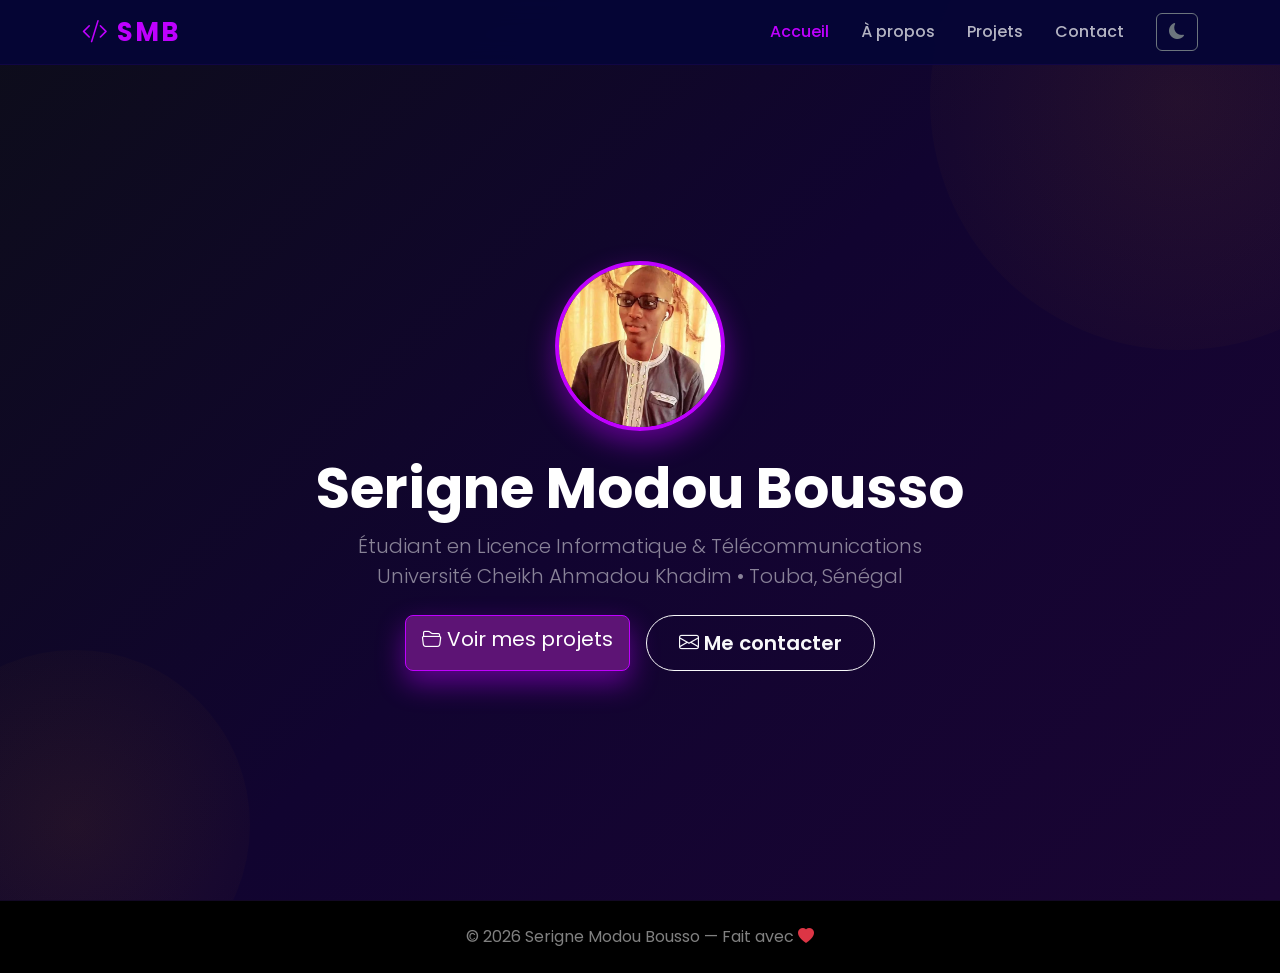
<file: index.html>
<!DOCTYPE html>
<html lang="fr">
<head>
  <meta charset="UTF-8">
  <meta name="viewport" content="width=device-width, initial-scale=1.0">
  <title>Serigne Modou Bousso | Portfolio</title>

  <link href="https://cdn.jsdelivr.net/npm/bootstrap@5.3.3/dist/css/bootstrap.min.css" rel="stylesheet">
  <link href="https://cdn.jsdelivr.net/npm/bootstrap-icons@1.13.1/font/bootstrap-icons.min.css" rel="stylesheet">
  <link href="https://fonts.googleapis.com/css2?family=Poppins:wght@300;400;600;700&display=swap" rel="stylesheet">
  <link rel="stylesheet" href="./css/style.css">
</head>
<body>

  <!-- Fixation de la Barre de navigation en haut -->
  <nav class="navbar navbar-expand-lg navbar-dark fixed-top" id="navbar">
    <div class="container">

      <!-- Logo avec initiales -->
      <a class="navbar-brand fw-bold" href="index.html">
        <i class="bi bi-code-slash"></i> SMB
      </a>

      <!-- Bouton hamburger pour mobile (assure la responsivité) -->
      <button class="navbar-toggler" type="button"
        data-bs-toggle="collapse"
        data-bs-target="#menuPrincipal">
        <span class="navbar-toggler-icon"></span>
      </button>

      <!-- Liens du menu (pour le contenu du menu)-->
      <div class="collapse navbar-collapse" id="menuPrincipal">
        <ul class="navbar-nav ms-auto">
          <li class="nav-item">
            <a class="nav-link active" href="index.html">Accueil</a>
          </li>
          <li class="nav-item">
            <a class="nav-link" href="about.html">À propos</a>
          </li>
          <li class="nav-item">
            <a class="nav-link" href="projects.html">Projets</a>
          </li>
          <li class="nav-item">
            <a class="nav-link" href="contact.html">Contact</a>
          </li>
        </ul>
        <!-- Bouton dark/light mode (pour le thème) -->
        <button id="toggle-theme" class="btn btn-outline-secondary ms-3">
          <i class="bi bi-moon-fill"></i>
        </button>
      </div>
    </div>
  </nav>

  <main>

    <!-- Grande bannière d'accueil (contenu de la page d'accueil) -->
    <section class="hero d-flex align-items-center justify-content-center text-center" id="accueil">
      <div class="container">

        <!-- Ma Photo de profil -->
        <img src="images/hero.jpeg"
             alt="Photo de Serigne Modou Bousso"
             class="photo-profil rounded-circle mb-4">

        <!-- MON Nom complet -->
        <h1 class="display-4 fw-bold text-white">Serigne Modou Bousso</h1>

        <!-- Titre professionnel -->
        <p class="lead text-white-50 mb-4">
        Étudiant en Licence Informatique & Télécommunications
        <br>Université Cheikh Ahmadou Khadim
            • Touba, Sénégal
</p>

        <!-- Boutons d'action -->
        <div class="d-flex gap-3 justify-content-center flex-wrap mb-5">
          <a href="projects.html" class="btn btn-primary btn-lg">
            <i class="bi bi-folder2-open"></i> Voir mes projets
          </a>
          <a href="contact.html" class="btn btn-outline-light btn-lg">
            <i class="bi bi-envelope"></i> Me contacter
          </a>
        </div>
      </div>
    </section>

  </main>

  <!-- Pied de la page -->
  <footer class="bg-black text-center py-4">
    <p class="text-white-50 mb-0">
      ©️ 2026 Serigne Modou Bousso — Fait avec
      <i class="bi bi-heart-fill text-danger"></i>
    </p>
  </footer>

  <script src="https://cdn.jsdelivr.net/npm/bootstrap@5.3.3/dist/js/bootstrap.bundle.min.js"></script>
  <script src="./js/script.js">

  </script>

</body>
</html>
</file>
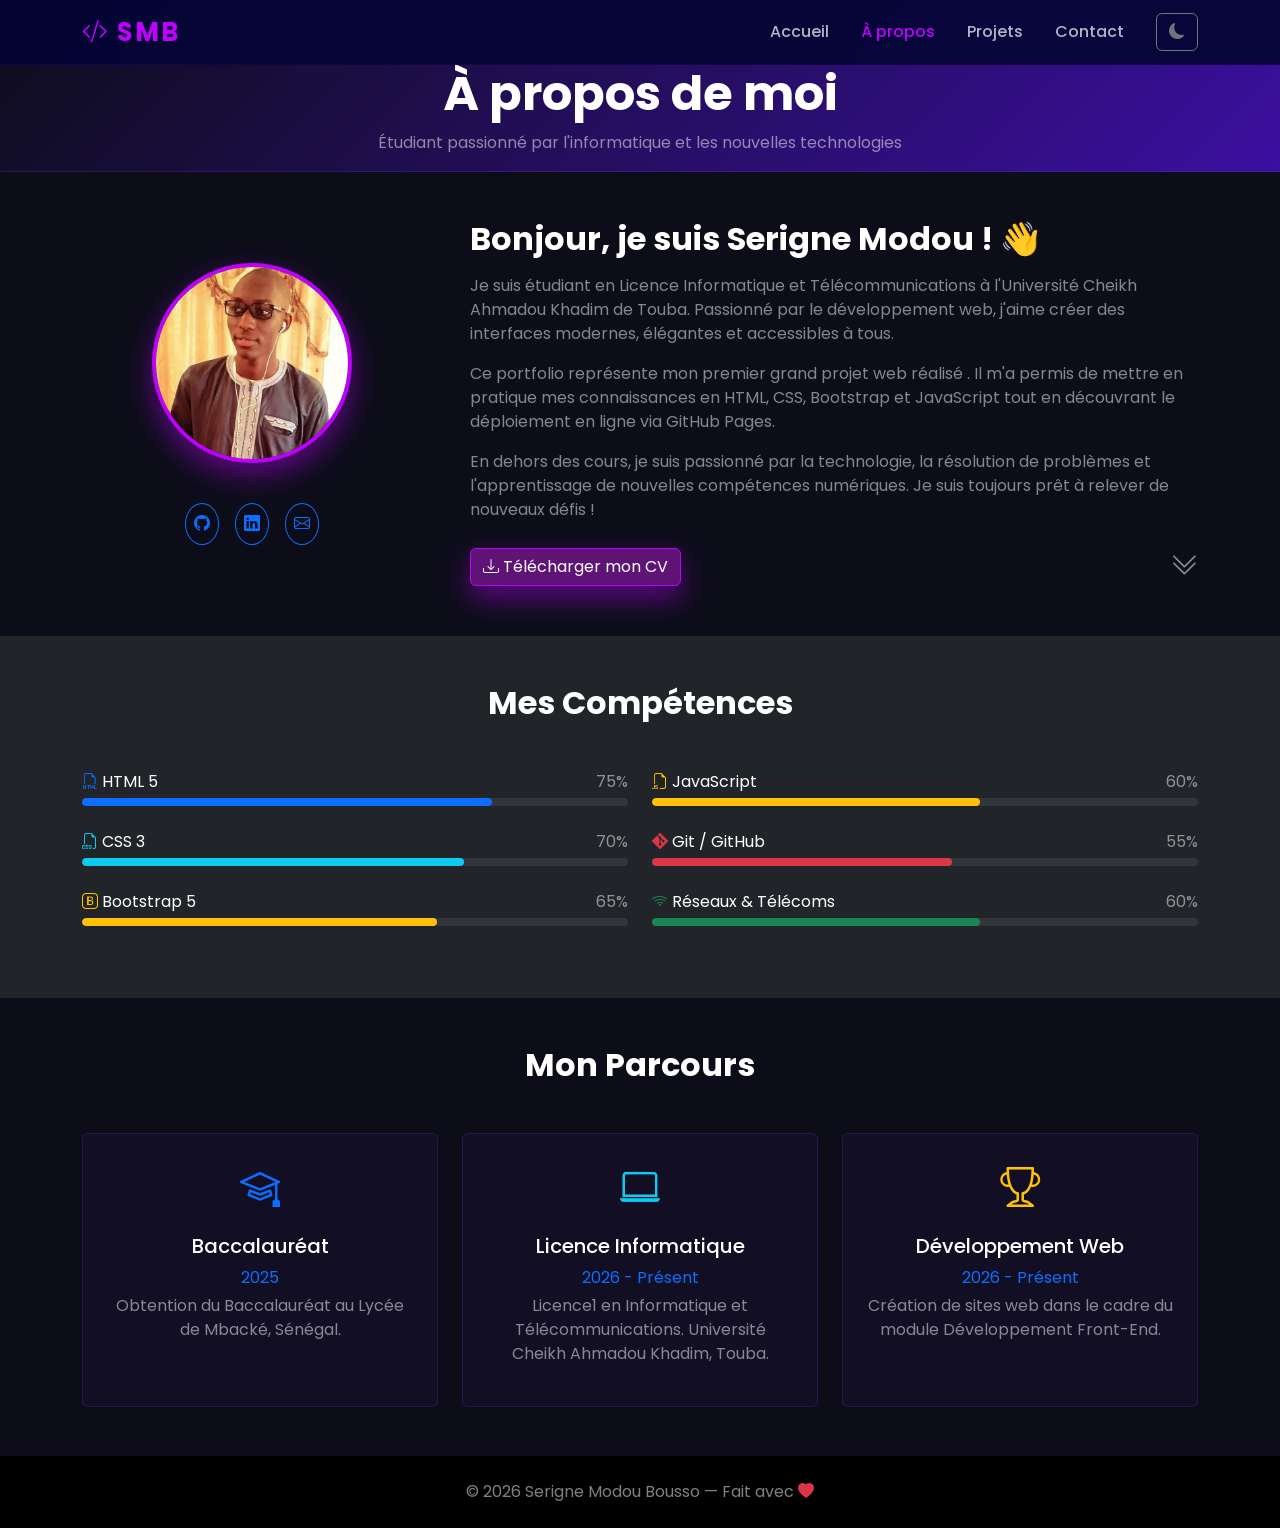
<file: about.html>
<!DOCTYPE html>
<html lang="fr">
<head>
  <meta charset="UTF-8">
  <meta name="viewport" content="width=device-width, initial-scale=1.0">
  <title>À propos | Serigne Modou Bousso</title>

  <link href="https://cdn.jsdelivr.net/npm/bootstrap@5.3.3/dist/css/bootstrap.min.css" rel="stylesheet">
  <link href="https://cdn.jsdelivr.net/npm/bootstrap-icons@1.13.1/font/bootstrap-icons.min.css" rel="stylesheet">
  <link href="https://fonts.googleapis.com/css2?family=Poppins:wght@300;400;600;700&display=swap" rel="stylesheet">
  <link rel="stylesheet" href="./css/style.css">
</head>
<body>

  <!-- Navbar : active sur À propos -->
  <nav class="navbar navbar-expand-lg navbar-dark fixed-top" id="navbar">
    <div class="container">
      <a class="navbar-brand fw-bold" href="index.html">
        <i class="bi bi-code-slash"></i> SMB
      </a>
      <button class="navbar-toggler" type="button"
        data-bs-toggle="collapse"
        data-bs-target="#menuPrincipal">
        <span class="navbar-toggler-icon"></span>
      </button>
      <div class="collapse navbar-collapse" id="menuPrincipal">
        <ul class="navbar-nav ms-auto">
          <li class="nav-item">
            <a class="nav-link" href="index.html">Accueil</a>
          </li>
          <li class="nav-item">
            <a class="nav-link active" href="about.html">À propos</a>
          </li>
          <li class="nav-item">
            <a class="nav-link" href="projects.html">Projets</a>
          </li>
          <li class="nav-item">
            <a class="nav-link" href="contact.html">Contact</a>
          </li>
        </ul>
        <button id="toggle-theme" class="btn btn-outline-secondary ms-3">
          <i class="bi bi-moon-fill"></i>
        </button>
      </div>
    </div>
  </nav>

  <main>

    <!-- Titre de la page -->
    <section class="page-header text-center fade-in">
      <div class="container">
        <h1 class="display-5 fw-bold text-white">À propos de moi</h1>
        <p class="text-white-50">
          Étudiant passionné par l'informatique et les nouvelles technologies
        </p>
      </div>
    </section>

    <!-- Section biographie -->
    <section class="py-5 fade-in">
      <div class="container">
        <div class="row align-items-center g-5">

          <!-- Photo + réseaux sociaux -->
          <div class="col-md-4 text-center">
            <img src="images/hero.jpeg"
                 alt="Photo de Serigne Modou Bousso"
                 class="photo-profil rounded-circle mb-4"
                 style="width:200px; height:200px;">

            <!-- Boutons réseaux sociaux -->
            <div class="d-flex justify-content-center gap-3 mt-3">
              <a href="https://github.com/boussobaly098"
                 class="btn btn-outline-primary rounded-circle p-2"
                 target="_blank">
                <i class="bi bi-github"></i>
              </a>
              <a href="https://www.linkedin.com/in/boussobaly482@gmail.com"
                 class="btn btn-outline-primary rounded-circle p-2"
                 target="_blank">
                <i class="bi bi-linkedin"></i>
              </a>
              <a href="mailto:modoubousso482@gmail.com"
                 class="btn btn-outline-primary rounded-circle p-2">
                <i class="bi bi-envelope"></i>
              </a>
            </div>
          </div>

          <!-- biographie -->
          <div class="col-md-8">
            <h2 class="text-white fw-bold mb-3">
              Bonjour, je suis Serigne Modou ! 👋
            </h2>
            <p class="text-white-50 mb-3">
              Je suis étudiant en Licence Informatique et Télécommunications
              à l'Université Cheikh Ahmadou Khadim de Touba. Passionné par
              le développement web, j'aime créer des interfaces modernes,
              élégantes et accessibles à tous.
            </p>
            <p class="text-white-50 mb-3">
              Ce portfolio représente mon premier grand projet web réalisé
             . Il m'a permis de mettre en pratique mes
              connaissances en HTML, CSS, Bootstrap et JavaScript tout
              en découvrant le déploiement en ligne via GitHub Pages.
            </p>
            <p class="text-white-50 mb-4">
              En dehors des cours, je suis passionné par la technologie,
              la résolution de problèmes et l'apprentissage de nouvelles
              compétences numériques. Je suis toujours prêt à relever
              de nouveaux défis !
            </p>
            <div class="d-flex align-items-center gap-4 mt-3">
            <a href="Mon CV.pdf" class="btn btn-primary">
              <i class="bi bi-download"></i> Télécharger mon CV
            </a>

          <!-- Flèche animée vers le bas -->
        <a href="#competences" class="fleche-bas text-white-50 ms-auto">
          <i class="bi bi-chevron-double-down fs-3"></i>
        </a>

        </div>
      </div>
    </section>

    <!-- Section compétences -->
    <section class="py-5 bg-dark fade-in" id="competences">
      <div class="container">
        <h2 class="text-white text-center fw-bold mb-5">Mes Compétences</h2>
        <div class="row g-4">

          <!-- Colonne gauche -->
          <div class="col-md-6">

            <!-- HTML -->
            <div class="mb-4">
              <div class="d-flex justify-content-between mb-1">
                <span class="text-white">
                  <i class="bi bi-filetype-html text-primary"></i> HTML 5
                </span>
                <span class="text-white-50">75%</span>
              </div>
              <div class="progress" style="height: 8px;">
                <div class="progress-bar bg-primary" style="width: 75%"></div>
              </div>
            </div>

            <!-- CSS -->
            <div class="mb-4">
              <div class="d-flex justify-content-between mb-1">
                <span class="text-white">
                  <i class="bi bi-filetype-css text-info"></i> CSS 3
                </span>
                <span class="text-white-50">70%</span>
              </div>
              <div class="progress" style="height: 8px;">
                <div class="progress-bar bg-info" style="width: 70%"></div>
              </div>
            </div>

            <!-- Bootstrap -->
            <div class="mb-4">
              <div class="d-flex justify-content-between mb-1">
                <span class="text-white">
                  <i class="bi bi-bootstrap text-warning"></i> Bootstrap 5
                </span>
                <span class="text-white-50">65%</span>
              </div>
              <div class="progress" style="height: 8px;">
                <div class="progress-bar bg-warning" style="width: 65%"></div>
              </div>
            </div>

          </div>

          <!-- Colonne droite -->
          <div class="col-md-6">

            <!-- JavaScript -->
            <div class="mb-4">
              <div class="d-flex justify-content-between mb-1">
                <span class="text-white">
                  <i class="bi bi-filetype-js text-warning"></i> JavaScript
                </span>
                <span class="text-white-50">60%</span>
              </div>
              <div class="progress" style="height: 8px;">
                <div class="progress-bar bg-warning" style="width: 60%"></div>
              </div>
            </div>

            <!-- Git -->
            <div class="mb-4">
              <div class="d-flex justify-content-between mb-1">
                <span class="text-white">
                  <i class="bi bi-git text-danger"></i> Git / GitHub
                </span>
                <span class="text-white-50">55%</span>
              </div>
              <div class="progress" style="height: 8px;">
                <div class="progress-bar bg-danger" style="width: 55%"></div>
              </div>
            </div>

            <!-- Réseaux & Télécoms -->
            <div class="mb-4">
              <div class="d-flex justify-content-between mb-1">
                <span class="text-white">
                  <i class="bi bi-wifi text-success"></i> Réseaux & Télécoms
                </span>
                <span class="text-white-50">60%</span>
              </div>
              <div class="progress" style="height: 8px;">
                <div class="progress-bar bg-success" style="width: 60%"></div>
              </div>
            </div>

          </div>
        </div>
      </div>
    </section>

    <!-- Section parcours -->
    <section class="py-5 fade-in">
      <div class="container">
        <h2 class="text-white text-center fw-bold mb-5">Mon Parcours</h2>
        <div class="row g-4">

          <!-- Carte 1 : Bac -->
          <div class="col-md-4">
            <div class="carte-parcours p-4 rounded text-center">
              <i class="bi bi-mortarboard fs-1 text-primary mb-3 d-block"></i>
              <h5 class="text-white">Baccalauréat</h5>
              <p class="text-primary mb-1">2025</p>
              <p class="text-white-50">
                Obtention du Baccalauréat au
                Lycée de Mbacké, Sénégal.
              </p>
            </div>
          </div>

          <!-- Carte 2 : Licence -->
          <div class="col-md-4">
            <div class="carte-parcours p-4 rounded text-center">
              <i class="bi bi-laptop fs-1 text-info mb-3 d-block"></i>
              <h5 class="text-white">Licence Informatique</h5>
              <p class="text-primary mb-1">2026 - Présent</p>
              <p class="text-white-50">
                Licence1 en Informatique et Télécommunications.
                Université Cheikh Ahmadou Khadim, Touba.
              </p>
            </div>
          </div>

          <!-- Carte 3 : Projet web -->
          <div class="col-md-4">
            <div class="carte-parcours p-4 rounded text-center">
              <i class="bi bi-trophy fs-1 text-warning mb-3 d-block"></i>
              <h5 class="text-white">Développement Web</h5>
              <p class="text-primary mb-1">2026 - Présent</p>
              <p class="text-white-50">
                Création de sites web dans le cadre
                du module Développement Front-End.
              </p>
            </div>
          </div>

        </div>
      </div>
    </section>

  </main>

  <!-- Pied de page -->
  <footer class="bg-black text-center py-4">
    <p class="text-white-50 mb-0">
      ©️ 2026 Serigne Modou Bousso — Fait avec
      <i class="bi bi-heart-fill text-danger"></i>
    </p>
  </footer>

  <script src="https://cdn.jsdelivr.net/npm/bootstrap@5.3.3/dist/js/bootstrap.bundle.min.js"></script>
  <script src="./js/script.js"></script>

</body>
</html>
</file>
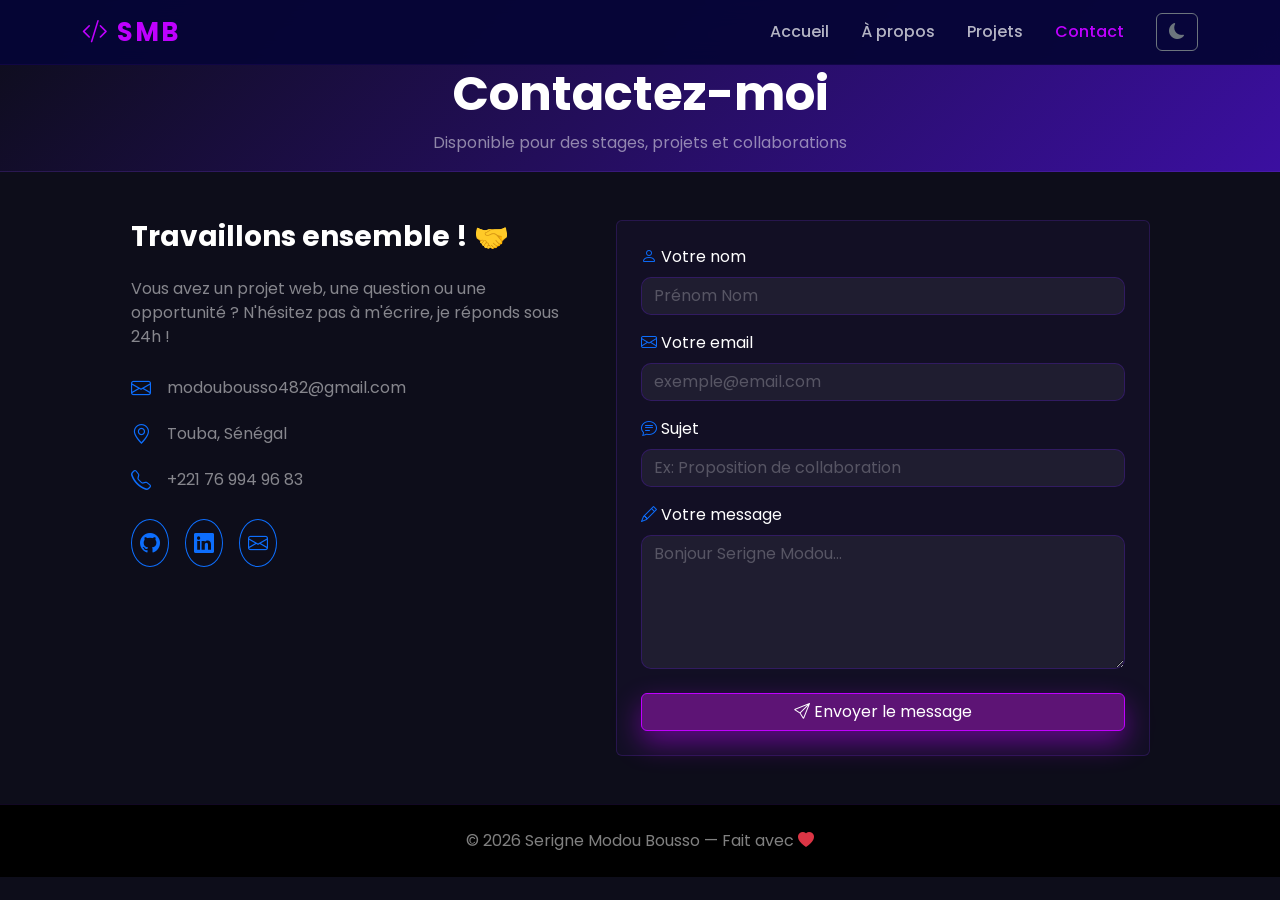
<file: contact.html>
<!DOCTYPE html>
<html lang="fr">
<head>
 <meta charset="UTF-8">
 <meta name="viewport" content="width=device-width, initial-scale=1.0">
 <title>Contact | Serigne Modou Bousso</title>

 <link href="https://cdn.jsdelivr.net/npm/bootstrap@5.3.3/dist/css/bootstrap.min.css" rel="stylesheet">
 <link href="https://cdn.jsdelivr.net/npm/bootstrap-icons@1.13.1/font/bootstrap-icons.min.css" rel="stylesheet">
 <link href="https://fonts.googleapis.com/css2?family=Poppins:wght@300;400;600;700&display=swap" rel="stylesheet">
 <link rel="stylesheet" href="./css/style.css">
</head>
<body>

 <!-- Navbar : active sur Contact -->
 <nav class="navbar navbar-expand-lg navbar-dark fixed-top" id="navbar">
 <div class="container">
 <a class="navbar-brand fw-bold" href="index.html">
 <i class="bi bi-code-slash"></i> SMB
 </a>
 <button class="navbar-toggler" type="button"
 data-bs-toggle="collapse"
 data-bs-target="#menuPrincipal">
 <span class="navbar-toggler-icon"></span>
 </button>
 <div class="collapse navbar-collapse" id="menuPrincipal">
 <ul class="navbar-nav ms-auto">
 <li class="nav-item">
 <a class="nav-link" href="index.html">Accueil</a>
 </li>
 <li class="nav-item">
 <a class="nav-link" href="about.html">À propos</a>
 </li>
 <li class="nav-item">
 <a class="nav-link" href="projects.html">Projets</a>
 </li>
 <li class="nav-item">
 <a class="nav-link active" href="contact.html">Contact</a>
 </li>
 </ul>
 <button id="toggle-theme" class="btn btn-outline-secondary ms-3">
 <i class="bi bi-moon-fill"></i>
 </button>
 </div>
 </div>
 </nav>

 <main>

 <!-- Titre de la page -->
 <section class="page-header text-center fade-in">
 <div class="container">
 <h1 class="display-5 fw-bold text-white">Contactez-moi</h1>
 <p class="text-white-50">
 Disponible pour des stages, projets et collaborations
 </p>
 </div>
 </section>

 <!-- Section contact -->
 <section class="py-5 fade-in">
 <div class="container">
 <div class="row g-5 justify-content-center">

 <!-- Informations de contact -->
 <div class="col-md-5">
 <h3 class="text-white fw-bold mb-4">
 Travaillons ensemble ! 🤝
 </h3>
 <p class="text-white-50 mb-4">
 Vous avez un projet web, une question ou une opportunité ?
 N'hésitez pas à m'écrire, je réponds sous 24h !
 </p>

 <!-- Email -->
 <div class="info-contact mb-3">
 <i class="bi bi-envelope text-primary me-3 fs-5"></i>
 <span class="text-white-50">modoubousso482@gmail.com</span>
 </div>

 <!-- Ville -->
 <div class="info-contact mb-3">
 <i class="bi bi-geo-alt text-primary me-3 fs-5"></i>
 <span class="text-white-50">Touba, Sénégal</span>
 </div>

 <!--Numéro de Téléphone -->
 <div class="info-contact mb-4">
 <i class="bi bi-telephone text-primary me-3 fs-5"></i>
 <span class="text-white-50">+221 76 994 96 83</span>
 </div>

 <!-- Réseaux sociaux -->
 <div class="d-flex gap-3">
 <a href="https://github.com/boussobaly098"
 class="btn btn-outline-primary rounded-circle p-2"
 target="_blank">
 <i class="bi bi-github fs-5"></i>
 </a>
 <a href="https://www.linkedin.com/in/boussobaly482@gmail.com"
 class="btn btn-outline-primary rounded-circle p-2"
 target="_blank">
 <i class="bi bi-linkedin fs-5"></i>
 </a>
 <a href="mailto:modoubousso482@gmail.com"
 class="btn btn-outline-primary rounded-circle p-2">
 <i class="bi bi-envelope fs-5"></i>
 </a>
 </div>
 </div>

 <!-- Formulaire -->
 <div class="col-md-6">
 <div class="formulaire-contact p-4 rounded">

 <!-- Message succès -->
 <div id="message-succes" class="alert alert-success d-none">
 <i class="bi bi-check-circle me-2"></i>
 Message envoyé ! Je vous réponds très bientôt. 🎉
 </div>

 <!-- Message erreur -->
 <div id="message-erreur" class="alert alert-danger d-none">
 <i class="bi bi-exclamation-circle me-2"></i>
 Merci de remplir tous les champs correctement.
 </div>

 <!-- Champ Nom -->
 <div class="mb-3">
 <label class="form-label text-white">
 <i class="bi bi-person text-primary"></i> Votre nom
 </label>
 <input type="text" id="nom"
 class="form-control champ-contact"
 placeholder="Prénom Nom">
 </div>

 <!-- Champ Email -->
 <div class="mb-3">
 <label class="form-label text-white">
 <i class="bi bi-envelope text-primary"></i> Votre email
 </label>
 <input type="email" id="email"
 class="form-control champ-contact"
 placeholder="exemple@email.com">
 </div>

 <!-- Champ Sujet -->
 <div class="mb-3">
 <label class="form-label text-white">
 <i class="bi bi-chat-text text-primary"></i> Sujet
 </label>
 <input type="text" id="sujet"
 class="form-control champ-contact"
 placeholder="Ex: Proposition de collaboration">
 </div>

 <!-- Champ Message -->
 <div class="mb-4">
 <label class="form-label text-white">
 <i class="bi bi-pencil text-primary"></i> Votre message
 </label>
 <textarea id="message"
 class="form-control champ-contact"
 rows="5"
 placeholder="Bonjour Serigne Modou..."></textarea>
 </div>

 <!-- Bouton envoyer -->
 <button id="btn-envoyer" class="btn btn-primary w-100">
 <i class="bi bi-send"></i> Envoyer le message
 </button>

 </div>
 </div>

 </div>
 </div>
 </section>

 </main>

 <!-- Pied de page -->
 <footer class="bg-black text-center py-4">
 <p class="text-white-50 mb-0">
 ©️ 2026 Serigne Modou Bousso — Fait avec
 <i class="bi bi-heart-fill text-danger"></i>
 </p>
 </footer>

 <script src="https://cdn.jsdelivr.net/npm/bootstrap@5.3.3/dist/js/bootstrap.bundle.min.js"></script>
 <script src="./js/script.js"></script>

</body>
</html>
</file>
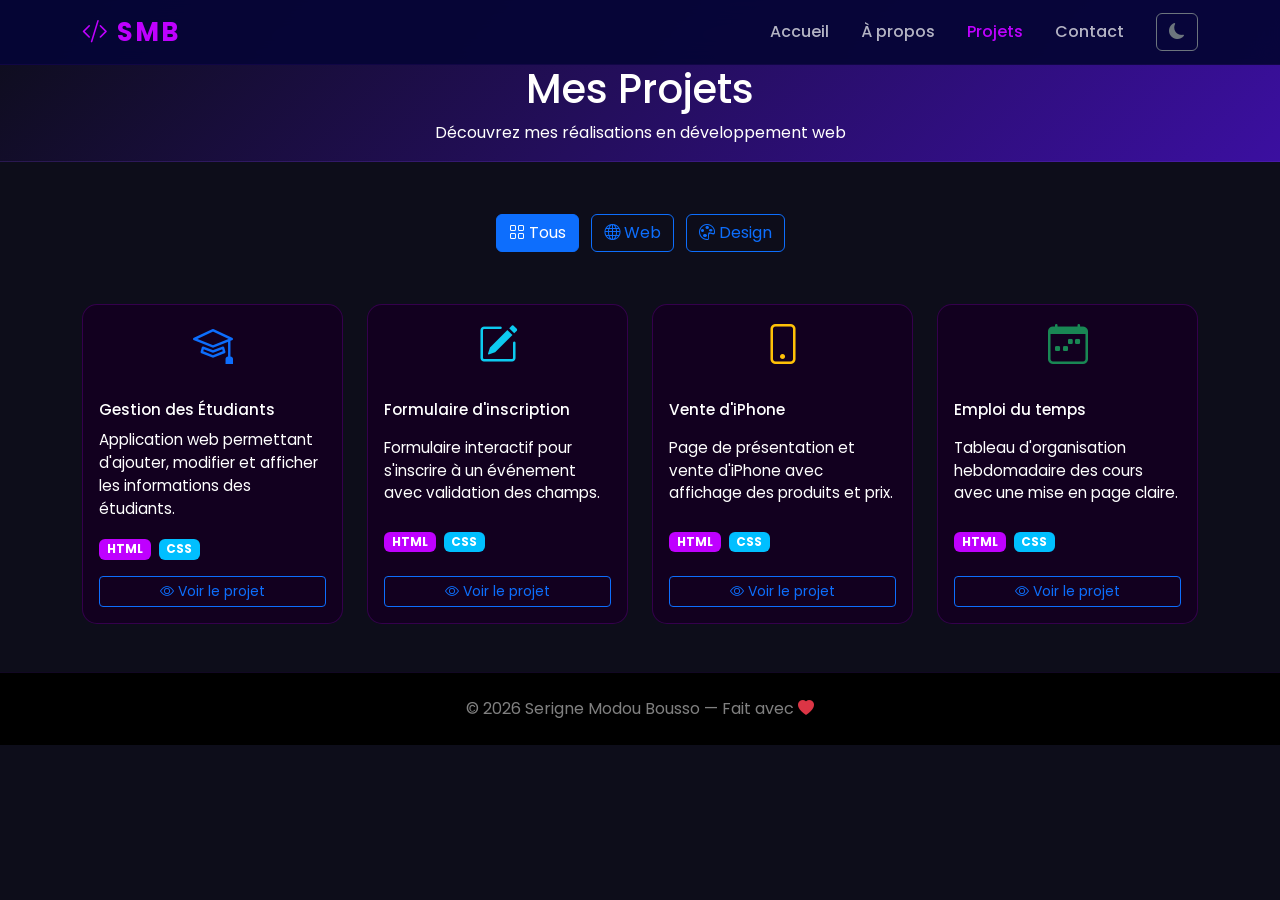
<file: projects.html>
<!DOCTYPE html>
<html lang="fr">
<head>
  <meta charset="UTF-8">
  <meta name="viewport" content="width=device-width, initial-scale=1.0">
  <title>Projets | Serigne Modou Bousso</title>

  <link href="https://cdn.jsdelivr.net/npm/bootstrap@5.3.3/dist/css/bootstrap.min.css" rel="stylesheet">
  <link href="https://cdn.jsdelivr.net/npm/bootstrap-icons@1.13.1/font/bootstrap-icons.min.css" rel="stylesheet">
  <link href="https://fonts.googleapis.com/css2?family=Poppins:wght@300;400;600;700&display=swap" rel="stylesheet">
  <link rel="stylesheet" href="./css/style.css">
</head>
<body>

  <!-- Navbar : active sur Projets -->
  <nav class="navbar navbar-expand-lg navbar-dark fixed-top" id="navbar">
    <div class="container">
      <a class="navbar-brand fw-bold" href="index.html">
        <i class="bi bi-code-slash"></i> SMB
      </a>
      <button class="navbar-toggler" type="button"
        data-bs-toggle="collapse"
        data-bs-target="#menuPrincipal">
        <span class="navbar-toggler-icon"></span>
      </button>
      <div class="collapse navbar-collapse" id="menuPrincipal">
        <ul class="navbar-nav ms-auto">
          <li class="nav-item">
            <a class="nav-link" href="index.html">Accueil</a>
          </li>
          <li class="nav-item">
            <a class="nav-link" href="about.html">À propos</a>
          </li>
          <li class="nav-item">
            <a class="nav-link active" href="projects.html">Projets</a>
          </li>
          <li class="nav-item">
            <a class="nav-link" href="contact.html">Contact</a>
          </li>
        </ul>
        <button id="toggle-theme" class="btn btn-outline-secondary ms-3">
          <i class="bi bi-moon-fill"></i>
        </button>
      </div>
    </div>
  </nav>

  <main>

    <!-- Titre de la page -->
   <section class="page-header text-center">
  <div class="container">
    <h1>Mes Projets</h1>
    <p>Découvrez mes réalisations en développement web</p>
  </div>
</section>

 <!-- Section projets -->
    <section class="py-5 fade-in">
      <div class="container">

        <div class="text-center mb-5" id="filtres-projets">

  <!-- Bouton Tous -->
  <button class="filter-btn btn btn-outline-primary m-1 active"
          data-filter="all">
    <i class="bi bi-grid"></i> Tous
  </button>

  <!-- Bouton Web -->
  <button class="filter-btn btn btn-outline-primary m-1"
          data-filter="web">
    <i class="bi bi-globe"></i> Web
  </button>

  <!-- Bouton Design -->
  <button class="filter-btn btn btn-outline-primary m-1"
          data-filter="design">
    <i class="bi bi-palette"></i> Design
  </button>

</div>

<!-- Grille des projets -->
<div class="row g-4" id="grille-projets">

  <!-- Projet 1 : Gestion des Étudiants -->
  <div class="col-md-6 col-lg-3 projet-card" data-category="web">
    <div class="card carte-projet h-100">
      <div class="carte-projet-image">
        <!-- Icône chapeau étudiant -->
        <i class="bi bi-mortarboard fs-1 text-primary"></i>
      </div>
      <div class="card-body">
        <h5 class="card-title text-white">Gestion des Étudiants</h5>
        <p class="card-text text-white-50">
          Application web permettant d'ajouter,
          modifier et afficher les informations des étudiants.
        
        </p>
        <div class="mb-3">
          <span class="badge bg-primary me-1">HTML</span>
          <span class="badge bg-info">CSS</span>
        </div>
        <a href="gestion-etudiant.html" class="btn btn-sm btn-outline-primary">
          <i class="bi bi-eye"></i> Voir le projet
        </a>
      </div>
    </div>
  </div>

  <!-- Projet 2 : Formulaire d'inscription -->
  <div class="col-md-6 col-lg-3 projet-card" data-category="web">
    <div class="card carte-projet h-100">
      <div class="carte-projet-image">
        <!-- Icône formulaire -->
        <i class="bi bi-pencil-square fs-1 text-info"></i>
      </div>
      <div class="card-body">
     <h5 class="card-title text-white">Formulaire d'inscription</h5>
        <p class="card-text text-white-50">
          Formulaire interactif pour s'inscrire
          à un événement avec validation
          des champs.
        </p>
        <div class="mb-3">
          <span class="badge bg-primary me-1">HTML</span>
          <span class="badge bg-info">CSS</span>
        </div>
        <a href="formulaire d'inscription.html" class="btn btn-sm btn-outline-primary">
          <i class="bi bi-eye"></i> Voir le projet
        </a>
      </div>
    </div>
  </div>

  <!-- Projet 3 : Vente d'iPhone -->
  <div class="col-md-6 col-lg-3 projet-card" data-category="web">
    <div class="card carte-projet h-100">
      <div class="carte-projet-image">
        <!-- Icône téléphone -->
        <i class="bi bi-phone fs-1 text-warning"></i>
      </div>
      <div class="card-body">
        <h5 class="card-title text-white">Vente d'iPhone</h5>
        <p class="card-text text-white-50">
          Page de présentation et vente d'iPhone
          avec affichage des produits
          et prix.
        </p>
        <div class="mb-3">
          <span class="badge bg-primary me-1">HTML</span>
          <span class="badge bg-info">CSS</span>
        </div>
        <a href="vente de téléphones.html" class="btn btn-sm btn-outline-primary">
          <i class="bi bi-eye"></i> Voir le projet
        </a>
      </div>
    </div>
  </div>

  <!-- Projet 4 : Emploi du temps -->
  <div class="col-md-6 col-lg-3 projet-card" data-category="design">
    <div class="card carte-projet h-100">
      <div class="carte-projet-image">
        <!-- Icône calendrier -->
        <i class="bi bi-calendar-week fs-1 text-success"></i>
      </div>
      <div class="card-body">
        <h5 class="card-title text-white">Emploi du temps</h5>
        <p class="card-text text-white-50">
          Tableau d'organisation hebdomadaire
          des cours avec une mise en page
          claire.
        </p>
        <div class="mb-3">
          <span class="badge bg-primary me-1">HTML</span>
          <span class="badge bg-info">CSS</span>
        </div>
        <a href="emploi du temps .html" class="btn btn-sm btn-outline-primary">
          <i class="bi bi-eye"></i> Voir le projet
        </a>
      </div>
    </div>
  </div>

</div>
</section>

 </main>
  
  <!-- Pied de la page -->
  <footer class="bg-black text-center py-4">
    <p class="text-white-50 mb-0">
      ©️ 2026 Serigne Modou Bousso — Fait avec
      <i class="bi bi-heart-fill text-danger"></i>
    </p>
  </footer>

  <script src="https://cdn.jsdelivr.net/npm/bootstrap@5.3.3/dist/js/bootstrap.bundle.min.js"></script>
  <script src="./js/script.js"></script>


</body>
</html>
</file>
<file: css/style.css>
/*COULEURS PERSONNALISÉES DE SERIGNE MODOU
   Violet profond + Or comme accent*/
:root {
  --couleur-principale: #BF00FF;  /* Electric Purple / Neon Purple */
  --couleur-secondaire: #F59E0B;
  --couleur-fond: #0D0D1A;
  --couleur-texte: #FFFFFE;
}



/* Reset général */
* {
  margin: 0;
  padding: 0;
  box-sizing: border-box;
}

body {
  font-family: 'Poppins', sans-serif;
  background-color: var(--couleur-fond);
  color: var(--couleur-texte);
  scroll-behavior: smooth;
}

/*NAVBAR*/
#navbar {
  background-color: rgba(6, 6, 54, 0.95);
  backdrop-filter: blur(12px);
  border-bottom: 1px solid rgba(44, 11, 102, 0.3);
  transition: all 0.3s ease;
}

.navbar-brand {
  color: var(--couleur-principale) !important;
  font-size: 1.6rem;
  letter-spacing: 2px;
}

.nav-link {
  color: rgba(255, 255, 255, 0.7) !important;
  margin: 0 8px;
  transition: color 0.3s;
  font-weight: 500;
}

.nav-link:hover,
.nav-link.active {
  color: var(--couleur-principale) !important;
}

/*BANNIÈRE D'ACCUEIL*/
.hero {
  min-height: 100vh;
  background: linear-gradient(135deg, #0D0D1A 0%, #110430 50%, #1a0533 100%);
  padding-top: 80px;
  position: relative;
  overflow: hidden;
}

/* Cercle violet en haut à droite */
.hero::before {
  content: '';
  position: absolute;
  width: 500px;
  height: 500px;
  background: radial-gradient(circle, rgba(245,158,11,0.08), transparent);
  top: -150px;
  right: -150px;
  border-radius: 50%;
}

/* Cercle doré en bas à gauche */
.hero::after {
  content: '';
  position: absolute;
  width: 350px;
  height: 350px;
  background: radial-gradient(circle, rgba(245,158,11,0.08), transparent);
  bottom: -100px;
  left: -100px;
  border-radius: 50%;
}

/* PHOTO DE PROFIL*/
.photo-profil {
  width: 170px;
  height: 170px;
  object-fit: cover;
  border: 4px solid var(--couleur-principale);
 box-shadow: 0 12px 28px rgba(191, 0, 255, 0.45);
  transition: transform 0.4s ease;
}

.photo-profil:hover {
  transform: scale(1.07) rotate(2deg);
}

/*BOUTONS*/

.btn-primary {
  background-color: #5d1475;
  border-color: #BF00FF;
 box-shadow: 0 12px 28px rgba(191, 0, 255, 0.45);
}

.btn-primary:hover {
  background-color: #9900CC;
  box-shadow: 0 12px 28px rgba(191, 0, 255, 0.45);
}


.btn-outline-light {
  padding: 12px 32px;
  border-radius: 50px;
  font-weight: 600;
  transition: all 0.3s ease;
}

.btn-outline-light:hover {
  transform: translateY(-3px);
  box-shadow: 0 10px 25px rgba(191, 0, 255, 0.45);
}


/*ANIMATIONS AU SCROLL*/
.fade-in {
  opacity: 0;
  transform: translateY(40px);
  transition: opacity 0.8s ease, transform 0.8s ease;
}

.fade-in.visible {
  opacity: 1;
  transform: translateY(0);
}

/*FLÈCHE ANIMÉE*/
.fleche-bas {
  animation: bounce 2s infinite;
  display: inline-block;
}

@keyframes bounce {
  0%, 100% { transform: translateY(0); }
  50% { transform: translateY(12px); }
}

/*PAGE HEADER*/
.page-header {
  padding: 65px 0 0px 0;
  background: linear-gradient(135deg, #0D0D1A, #3B0FA0);
  border-bottom: 1px solid rgba(124, 58, 237, 0.25);
}

/*CARTES PARCOURS*/
.carte-parcours {
  background-color: rgba(124, 58, 237, 0.05);
  border: 1px solid rgba(124, 58, 237, 0.2);
  transition: all 0.3s ease;
  height: 100%;
}

.carte-parcours:hover {
  background-color: rgba(124, 58, 237, 0.12);
  border-color: var(--couleur-principale);
  transform: translateY(-8px);
  box-shadow: 0 15px 30px rgba(124, 58, 237, 0.2);
}

/*BARRES DE PROGRESSION*/
.progress {
  background-color: rgba(255, 255, 255, 0.08);
  border-radius: 50px;
}

.progress-bar {
  border-radius: 50px;
  transition: width 1.5s ease;
}

body {
  background-color: #0D0D1A;
}

.carte-projet,
.carte-projet.card {
  background-color: #12001F !important;
  background: #12001F !important;
  border: 1px solid rgba(191, 0, 255, 0.2) !important;
  color: white !important;
  border-radius: 15px;
  transition: 0.3s;
  height: 100;
}

.carte-projet:hover {
  transform: translateY(-10px);
  box-shadow: 0 10px 25px rgba(191, 0, 255, 0.3);
  border-color: #BF00FF !important;
}

.carte-projet .card-body {
  background-color: transparent !important;
  color: white !important;
}

.carte-projet .card-body {
  display: flex;
  flex-direction: column;
  justify-content: space-between;
}
.carte-projet h5,
.carte-projet p,
.carte-projet .card-title {
  font-size: 0.95rem !important;
  min-height: 10px;
}

.carte-projet .card-text {
  color: white !important;
  background-color: transparent !important;
}

.carte-projet-image {
  background-color: transparent !important;
  padding: 10px;
  text-align: center;
}

.icon-box {
  padding: 10px;
  background-color: transparent !important;
}

.card-body {
  background: transparent !important;
  color: white !important;
}

.card-body h5 {
  margin-bottom: 10px;
  color: white !important;
}

.badge {
  font-size: 0.75rem;
}

.badge.bg-primary {
  background-color: #BF00FF !important;
  color: white !important;
}

.badge.bg-info {
  background-color: #00BFFF !important;
  color: white !important;
}


/*PAGE CONTACT*/
.info-contact {
  display: flex;
  align-items: center;
}

.formulaire-contact {
  background-color: rgba(124, 58, 237, 0.05);
  border: 1px solid rgba(124, 58, 237, 0.2);
}

.champ-contact {
  background-color: rgba(255, 255, 255, 0.06) !important;
  border: 1px solid rgba(124, 58, 237, 0.3) !important;
  color: white !important;
  border-radius: 10px !important;
  transition: border-color 0.3s ease;
}

.champ-contact:focus {
  border-color: var(--couleur-principale) !important;
  box-shadow: 0 0 0 3px rgba(124, 58, 237, 0.2) !important;
  background-color: rgba(255, 255, 255, 0.09) !important;
}

.champ-contact::placeholder {
  color: rgba(255, 255, 255, 0.25) !important;
}

/*LIGHT MODE*/
body.light-mode {
  background-color: #F5F3FF;
  color: #1a1a2e;
}

body.light-mode #navbar {
  background-color: rgba(245, 243, 255, 0.97) !important;
}

body.light-mode .navbar-brand,
body.light-mode .nav-link {
  color: #1a1a2e !important;
}

body.light-mode .nav-link:hover,
body.light-mode .nav-link.active {
  color: var(--couleur-principale) !important;
}

body.light-mode .hero {
  background: linear-gradient(135deg, #EDE9FE 0%, #F5F3FF 50%, #E0F2FE 100%);
}

body.light-mode .bg-dark {
  background-color: #EDE9FE !important;
}

body.light-mode .carte-projet,
body.light-mode .formulaire-contact,
body.light-mode .carte-parcours {
  background-color: white;
  border-color: rgba(237, 58, 58, 0.3);
  box-shadow: 0 4px 15px rgba(124, 58, 237, 0.1);
}

body.light-mode .text-white {
  color: #1a1a2e !important;
}

body.light-mode .text-white-50 {
  color: #6B7280 !important;
}

body.light-mode .champ-contact {
  background-color: white !important;
  color: #1a1a2e !important;
}

/*PIED DE PAGE*/
footer {
  border-top: 1px solid rgba(124, 58, 237, 0.15);
}

/*RESPONSIVE MOBILE*/
@media (max-width: 768px) {
  .hero h1 {
    font-size: 1.8rem;
  }

  .photo-profil {
    width: 130px;
    height: 130px;
  }

  .d-flex.gap-3 {
    flex-direction: column;
    align-items: center;
  }

  .page-header {
    padding: 120px 0 40px 0;
  }
}
</file>
